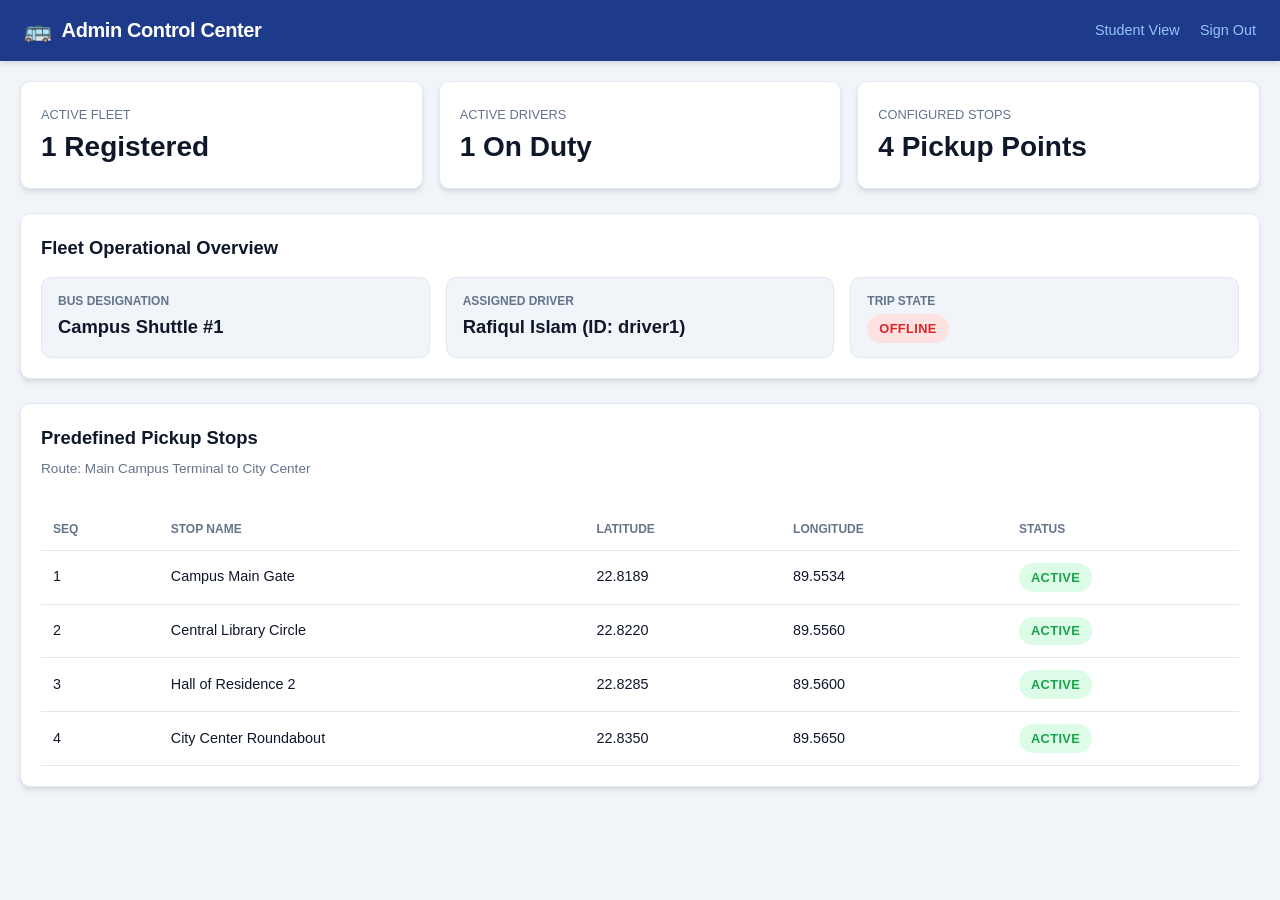
<file: admin.html>
<!DOCTYPE html>
<html lang="en">
<head>
    <meta charset="UTF-8">
    <meta name="viewport" content="width=device-width, initial-scale=1.0">
    <title>UniBus Tracker - Administration</title>
    <link rel="icon" href="data:image/svg+xml,<svg xmlns=%22http://www.w3.org/2000/svg%22 viewBox=%220 0 100 100%22><text y=%22.9em%22 font-size=%2290%22>🚌</text></svg>">
    <link rel="stylesheet" href="css/style.css">
</head>
<body>
    <header>
        <div class="logo-area">
            <span style="font-size: 1.4rem;">🚌</span>
            <h1>Admin Control Center</h1>
        </div>
        <nav>
            <a href="index.html">Student View</a>
            <a href="login.html" id="logout-btn">Sign Out</a>
        </nav>
    </header>

    <main>
        <div style="display: grid; grid-template-columns: repeat(auto-fit, minmax(260px, 1fr)); gap: 1rem; margin-bottom: 1.5rem;">
            <div class="card">
                <span style="font-size: 0.8rem; color: var(--text-muted); text-transform: uppercase;">Active Fleet</span>
                <div style="font-size: 1.75rem; font-weight: 700;">1 Registered</div>
            </div>
            <div class="card">
                <span style="font-size: 0.8rem; color: var(--text-muted); text-transform: uppercase;">Active Drivers</span>
                <div style="font-size: 1.75rem; font-weight: 700;">1 On Duty</div>
            </div>
            <div class="card">
                <span style="font-size: 0.8rem; color: var(--text-muted); text-transform: uppercase;">Configured Stops</span>
                <div style="font-size: 1.75rem; font-weight: 700;">4 Pickup Points</div>
            </div>
        </div>

        <!-- Bus & Driver Status Card -->
        <div class="card" style="margin-bottom: 1.5rem;">
            <h2 style="font-size: 1.15rem; margin-bottom: 1rem;">Fleet Operational Overview</h2>
            <div class="telemetry-grid">
                <div class="telemetry-item">
                    <div class="label">Bus Designation</div>
                    <div class="value">Campus Shuttle #1</div>
                </div>
                <div class="telemetry-item">
                    <div class="label">Assigned Driver</div>
                    <div class="value">Rafiqul Islam (ID: driver1)</div>
                </div>
                <div class="telemetry-item">
                    <div class="label">Trip State</div>
                    <div class="value">
                        <span class="badge badge-offline">Offline</span>
                    </div>
                </div>
            </div>
        </div>

        <!-- Configured Stops Table -->
        <div class="card">
            <h2 style="font-size: 1.15rem; margin-bottom: 0.5rem;">Predefined Pickup Stops</h2>
            <p style="font-size: 0.85rem; color: var(--text-muted); margin-bottom: 1rem;">
                Route: Main Campus Terminal to City Center
            </p>
            <div style="overflow-x: auto;">
                <table>
                    <thead>
                        <tr>
                            <th>Seq</th>
                            <th>Stop Name</th>
                            <th>Latitude</th>
                            <th>Longitude</th>
                            <th>Status</th>
                        </tr>
                    </thead>
                    <tbody>
                        <tr>
                            <td>1</td>
                            <td>Campus Main Gate</td>
                            <td>22.8189</td>
                            <td>89.5534</td>
                            <td><span class="badge badge-active">Active</span></td>
                        </tr>
                        <tr>
                            <td>2</td>
                            <td>Central Library Circle</td>
                            <td>22.8220</td>
                            <td>89.5560</td>
                            <td><span class="badge badge-active">Active</span></td>
                        </tr>
                        <tr>
                            <td>3</td>
                            <td>Hall of Residence 2</td>
                            <td>22.8285</td>
                            <td>89.5600</td>
                            <td><span class="badge badge-active">Active</span></td>
                        </tr>
                        <tr>
                            <td>4</td>
                            <td>City Center Roundabout</td>
                            <td>22.8350</td>
                            <td>89.5650</td>
                            <td><span class="badge badge-active">Active</span></td>
                        </tr>
                    </tbody>
                </table>
            </div>
        </div>
    </main>

    <script type="module" src="js/app.js"></script>
</body>
</html>
</file>
<file: css/style.css>
:root {
    --primary: #1e3a8a;
    --primary-hover: #172554;
    --accent: #2563eb;
    --accent-hover: #1d4ed8;
    --success: #16a34a;
    --danger: #dc2626;
    --warning: #d97706;
    --bg-light: #f1f5f9;
    --surface: #ffffff;
    --text-main: #0f172a;
    --text-muted: #64748b;
    --border: #e2e8f0;
    --radius: 10px;
    --shadow: 0 4px 6px -1px rgb(0 0 0 / 0.1), 0 2px 4px -2px rgb(0 0 0 / 0.06);
}

* {
    margin: 0;
    padding: 0;
    box-sizing: border-box;
    font-family: -apple-system, BlinkMacSystemFont, "Segoe UI", Roboto, Helvetica, Arial, sans-serif;
}

body {
    background-color: var(--bg-light);
    color: var(--text-main);
    line-height: 1.5;
    min-height: 100vh;
    display: flex;
    flex-direction: column;
}

/* Header */
header {
    background-color: var(--primary);
    color: var(--surface);
    padding: 0.85rem 1.5rem;
    display: flex;
    justify-content: space-between;
    align-items: center;
    box-shadow: var(--shadow);
    z-index: 1000;
}

.logo-area {
    display: flex;
    align-items: center;
    gap: 0.6rem;
}

.logo-area h1 {
    font-size: 1.25rem;
    font-weight: 700;
    letter-spacing: -0.02em;
}

nav a {
    color: #93c5fd;
    text-decoration: none;
    margin-left: 1rem;
    font-size: 0.9rem;
    font-weight: 500;
    transition: color 0.15s;
}

nav a:hover, nav a.active {
    color: var(--surface);
}

/* Main Layout */
main {
    flex: 1;
    padding: 1.25rem;
    max-width: 1300px;
    margin: 0 auto;
    width: 100%;
}

/* Layout Grid for Student View */
.tracking-grid {
    display: grid;
    grid-template-columns: 360px 1fr;
    gap: 1.25rem;
    height: calc(100vh - 110px);
    min-height: 550px;
}

@media (max-width: 900px) {
    .tracking-grid {
        grid-template-columns: 1fr;
        height: auto;
    }
}

/* Panels & Cards */
.panel {
    background: var(--surface);
    border-radius: var(--radius);
    padding: 1.25rem;
    border: 1px solid var(--border);
    box-shadow: var(--shadow);
    display: flex;
    flex-direction: column;
    gap: 1.2rem;
    overflow-y: auto;
}

.card {
    background: var(--surface);
    border-radius: var(--radius);
    padding: 1.25rem;
    border: 1px solid var(--border);
    box-shadow: var(--shadow);
}

/* Map Frame */
.map-container {
    width: 100%;
    height: 100%;
    min-height: 480px;
    border-radius: var(--radius);
    border: 1px solid var(--border);
    box-shadow: var(--shadow);
    overflow: hidden;
    background-color: #e5e7eb;
}

/* Status Badges */
.badge {
    display: inline-flex;
    align-items: center;
    gap: 0.4rem;
    padding: 0.3rem 0.75rem;
    border-radius: 9999px;
    font-size: 0.8rem;
    font-weight: 700;
    text-transform: uppercase;
    letter-spacing: 0.03em;
}

.badge-dot {
    width: 8px;
    height: 8px;
    border-radius: 50%;
}

.badge-offline { background: #fee2e2; color: var(--danger); }
.badge-offline .badge-dot { background: var(--danger); }

.badge-active { background: #dcfce7; color: var(--success); }
.badge-active .badge-dot { background: var(--success); animation: pulse 1.8s infinite; }

@keyframes pulse {
    0% { transform: scale(0.95); opacity: 0.7; }
    50% { transform: scale(1.3); opacity: 1; }
    100% { transform: scale(0.95); opacity: 0.7; }
}

/* Form & Input Elements */
label {
    display: block;
    font-size: 0.85rem;
    font-weight: 600;
    color: var(--text-main);
    margin-bottom: 0.4rem;
}

select, input {
    width: 100%;
    padding: 0.65rem 0.8rem;
    font-size: 0.95rem;
    border: 1px solid var(--border);
    border-radius: var(--radius);
    background-color: var(--surface);
    color: var(--text-main);
    outline: none;
    transition: border-color 0.2s, box-shadow 0.2s;
}

select:focus, input:focus {
    border-color: var(--accent);
    box-shadow: 0 0 0 3px rgba(37, 99, 235, 0.15);
}

/* Buttons */
button, .btn {
    display: inline-flex;
    justify-content: center;
    align-items: center;
    padding: 0.7rem 1.25rem;
    font-size: 0.95rem;
    font-weight: 600;
    border-radius: var(--radius);
    border: none;
    cursor: pointer;
    background-color: var(--accent);
    color: var(--surface);
    transition: all 0.2s ease;
    text-decoration: none;
    gap: 0.5rem;
}

button:hover, .btn:hover {
    background-color: var(--accent-hover);
}

button.btn-danger {
    background-color: var(--danger);
}
button.btn-danger:hover {
    background-color: #b91c1c;
}

button.btn-success {
    background-color: var(--success);
}
button.btn-success:hover {
    background-color: #15803d;
}

button:disabled, .btn:disabled {
    background-color: var(--border);
    color: var(--text-muted);
    cursor: not-allowed;
    opacity: 0.7;
}

/* ETA Highlight Card */
.eta-highlight {
    background: linear-gradient(135deg, #1e3a8a 0%, #2563eb 100%);
    color: #ffffff;
    border-radius: var(--radius);
    padding: 1.25rem;
}

.eta-highlight .eta-label {
    font-size: 0.8rem;
    text-transform: uppercase;
    letter-spacing: 0.05em;
    opacity: 0.85;
}

.eta-highlight .eta-value {
    font-size: 2.25rem;
    font-weight: 800;
    margin: 0.2rem 0;
}

.eta-highlight .eta-sub {
    font-size: 0.85rem;
    opacity: 0.9;
}

/* Telemetry Grid for Driver & Admin */
.telemetry-grid {
    display: grid;
    grid-template-columns: repeat(auto-fit, minmax(180px, 1fr));
    gap: 1rem;
}

.telemetry-item {
    background: var(--bg-light);
    border: 1px solid var(--border);
    border-radius: var(--radius);
    padding: 0.85rem 1rem;
}

.telemetry-item .label {
    font-size: 0.75rem;
    text-transform: uppercase;
    font-weight: 600;
    color: var(--text-muted);
}

.telemetry-item .value {
    font-size: 1.15rem;
    font-weight: 700;
    color: var(--text-main);
    margin-top: 0.2rem;
    word-break: break-all;
}

/* Tables */
table {
    width: 100%;
    border-collapse: collapse;
    margin-top: 0.75rem;
}

th, td {
    text-align: left;
    padding: 0.75rem;
    border-bottom: 1px solid var(--border);
    font-size: 0.9rem;
}

th {
    color: var(--text-muted);
    font-weight: 600;
    text-transform: uppercase;
    font-size: 0.75rem;
}

/* Alerts */
.alert {
    padding: 0.75rem 1rem;
    border-radius: var(--radius);
    font-size: 0.9rem;
    display: none;
}
.alert-error {
    background-color: #fee2e2;
    color: #991b1b;
    border: 1px solid #fecaca;
}
</file>
